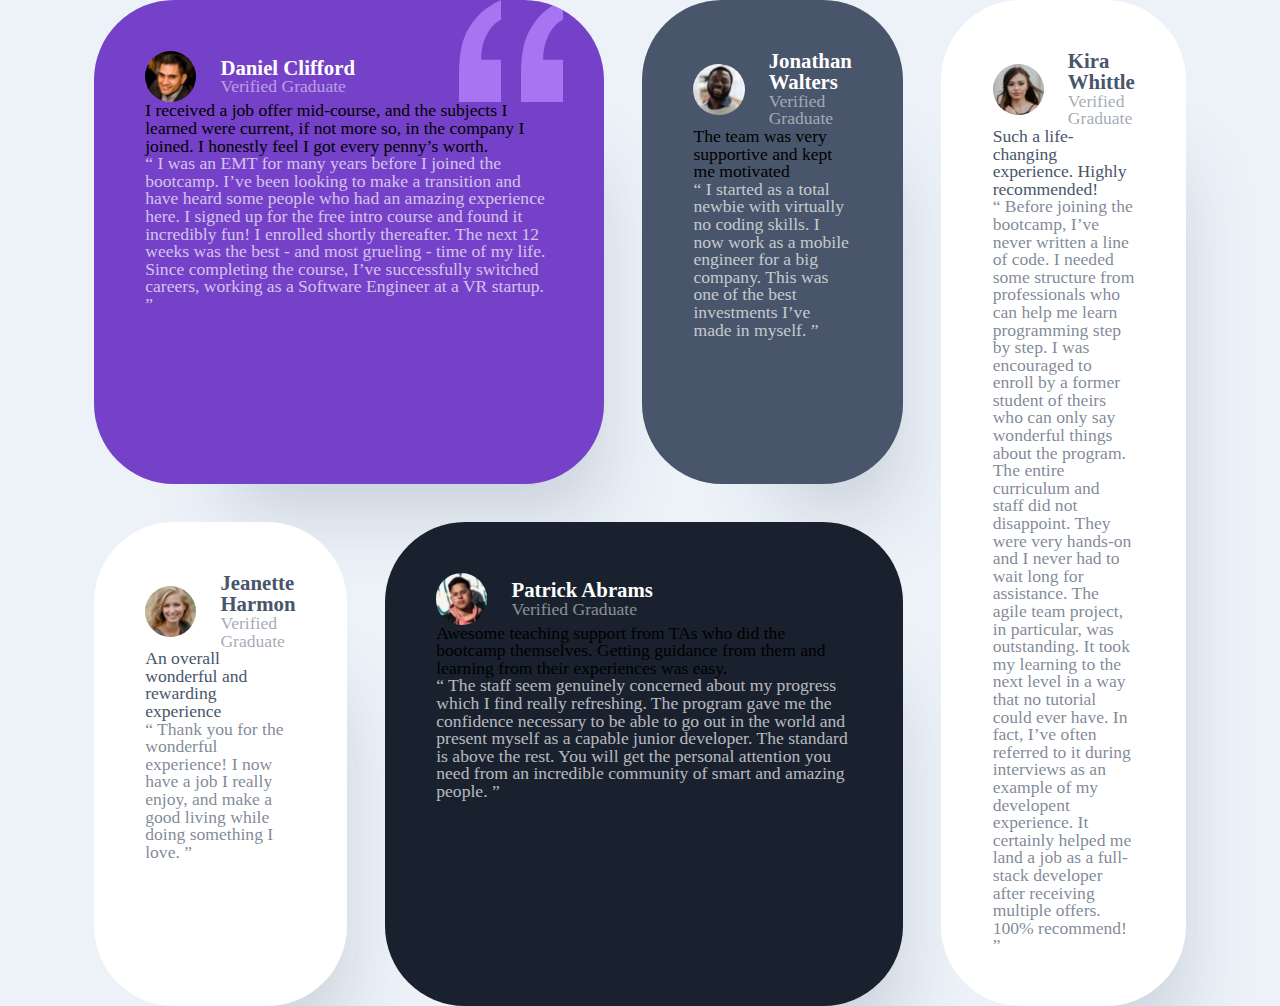
<file: testimonials-grid-section-main/practice.html>
<!DOCTYPE html>
<html lang="en">
<head>
  <meta charset="UTF-8">
  <meta name="viewport" content="width=device-width, initial-scale=1.0"> 

  <link rel="icon" type="image/png" sizes="32x32" href="./images/favicon-32x32.png">
  
  <title>Frontend Mentor | [Challenge Name Here]</title>

  <link rel="stylesheet" href="style1.css">
</head>
<body>
  <main class="container grid">
    <article class="item item1 quote ">
      <div class="test-profile">
        <img src="images/image-daniel.jpg" alt="daniel">
        <div class="desc">
          <h3>Daniel Clifford</h3>
          <span>Verified Graduate</span>
        </div>
      </div>
      <p class="bold">
        I received a job offer mid-course, and the subjects I learned were current, if not more so,
        in the company I joined. I honestly feel I got every penny’s worth.
      </p>
      <p class="review">
        “ I was an EMT for many years before I joined the bootcamp. I’ve been looking to make a
        transition and have heard some people who had an amazing experience here. I signed up
        for the free intro course and found it incredibly fun! I enrolled shortly thereafter.
        The next 12 weeks was the best - and most grueling - time of my life. Since completing
        the course, I’ve successfully switched careers, working as a Software Engineer at a VR startup. ”
      </p>
    </article>
    <article class="item item2">
      <div class="test-profile">
        <img src="images/image-jonathan.jpg" alt="jonathan">
        <div class="desc">
          <h3>Jonathan Walters</h3>
          <span>Verified Graduate</span>
        </div>
      </div>
      <p class="bold">
        The team was very supportive and kept me motivated
      </p>
      <p class="review">
        “ I started as a total newbie with virtually no coding skills. I now work as a mobile engineer
        for a big company. This was one of the best investments I’ve made in myself. ”
      </p>
    </article>
    <article class="item item3">
      <div class="test-profile">
        <img src="images/image-jeanette.jpg" alt="jeanette">
        <div class="desc">
          <h3> Jeanette Harmon</h3>
          <span>Verified Graduate</span>
        </div>
      </div>
      <p class="bold">
        An overall wonderful and rewarding experience
      </p>
      <p class="review">
        “ Thank you for the wonderful experience! I now have a job I really enjoy, and make a good living
        while doing something I love. ”
      </p>
    </article>
    <article class="item item4">
      <div class="test-profile">
        <img src="images/image-patrick.jpg" alt="patrick">
        <div class="desc">
          <h3> Patrick Abrams</h3>
          <span>Verified Graduate</span>
        </div>
      </div>
      <p class="bold">
        Awesome teaching support from TAs who did the bootcamp themselves. Getting guidance from them and
        learning from their experiences was easy.
      </p>
      <p class="review">
        “ The staff seem genuinely concerned about my progress which I find really refreshing. The program
        gave me the confidence necessary to be able to go out in the world and present myself as a capable
        junior developer. The standard is above the rest. You will get the personal attention you need from
        an incredible community of smart and amazing people. ”
      </p>
    </article>
    <article class="item item5">
      <div class="test-profile">
        <img src="images/image-kira.jpg" alt="kira">
        <div class="desc">
          <h3>Kira Whittle</h3>
          <span>Verified Graduate</span>
        </div>
      </div>
      <p class="bold">
        Such a life-changing experience. Highly recommended!
      </p>
      <p class="review">
        “ Before joining the bootcamp, I’ve never written a line of code. I needed some structure from
        professionals who can help me learn programming step by step. I was encouraged to enroll by a former
        student of theirs who can only say wonderful things about the program. The entire curriculum and staff
        did not disappoint. They were very hands-on and I never had to wait long for assistance. The agile team
        project, in particular, was outstanding. It took my learning to the next level in a way that no tutorial
        could ever have. In fact, I’ve often referred to it during interviews as an example of my developent
        experience. It certainly helped me land a job as a full-stack developer after receiving multiple offers.
        100% recommend! ”
      </p>
    </article>

  </main>
</body>

</html>
</file>
<file: testimonials-grid-section-main/style1.css>
@import url('https://fonts.googleapis.com/css2?family=Barlow+Semi+Condensed:wght@500;600&display=swap');
*{
    padding: 0;
    margin: 0;
    box-sizing: border-box;
}
body{
    display: grid;
    place-content: center;
    min-height: 100vh;
    font-size: 1.3rem;
    background-color: hsl(210, 46%, 95%);
    line-height: 1.5;
    font-weight: 500;
}
.main{
    padding-top: 4rem;
    padding-bottom: 4rem;
}
.container{
    padding-left: 1.5rem;
    padding-right: 1.5rem;
    margin-left: auto;
    margin-right: auto;
    
}
@media(min-width:1200px){
    .container{
        width: 1140px;
    }
}
.item{
    padding: 3.2rem;
    border-radius: 5rem;
    box-shadow: 4rem 6rem 4.8rem -4.8rem rgba(72 85 106 / 25%);
}
.item .test-profile{
    display: flex;
    align-items: center;
    gap: 1.5rem;
}
.item .test-profile img{
    width: 3.2rem;
    border-radius: 50%;
}
.item{
    font-size: 1.1rem;
    line-height: 1;
    
}
.item h3{
    font-size: 1.3rem;
    line-height: 1;
    color: white;
}
.item span{
    font-size: 1.rem;
    color: rgba(255 255 255 / .5);
}
.item bold{
    margin-top:1.3rem ;
    margin-bottom:1.3rem;
    font-size: 2rem;
    line-height: 1.2rem;
    color: white;
}
.item .review{
    color: rgba(255 255 255 / .7);
}
.item2{
    background-color:  hsl(217, 19%, 35%);

}
.item3{
    background-color: hsl(0, 0%, 100%) ;
}
.item4{
    background-color:hsl(219, 29%, 14%) ;
}
.item5{
    background-color:hsl(0, 0%, 100%)   ;
}
.item1.quote{
    background: url(images/bg-pattern-quotation.svg) no-repeat hsl(263, 55%, 52%);
    background-position: top right 10%;
}
.item1 .test-profile img{
    border-color: #9e73dc; 
}
.item4 .test-profile img{
    background-color: hsl(263, 55%, 52%); ;
}
.item3 h3,
.item5 h3{
    
    color:hsl(217, 19%, 35%) ;
}
.item3 span,
.item5 span{
    color: rgba(72 85 106 / .5);
}
.item3 .bold,
.item5 .bold{
    color: hsl(217, 19%, 35%);
}
.item3 .review,
.item5 .review{
    color:  rgba(72 85 106 / .7);
}
.grid{
    display: grid;
    gap: 2.4rem;
}
@media(min-width:768px){
    

 .grid{
    grid-template-columns:  repeat (2,1fr);
}
 .item1{
    grid-column: span 2;
}
 .item3{
    grid-column: 1;
}
 .item4{
    grid-column: span 2;
}
 .item5{
    grid-column: 2;
    grid-row: 2/4;
}
}
@media(min-width:1200px){
    .grid{
        grid-template-columns: repeat(4,1fr);
    }
    .item5{
        grid-column: 4;
        grid-row: 1/ span 2;
    }
}
</file>
